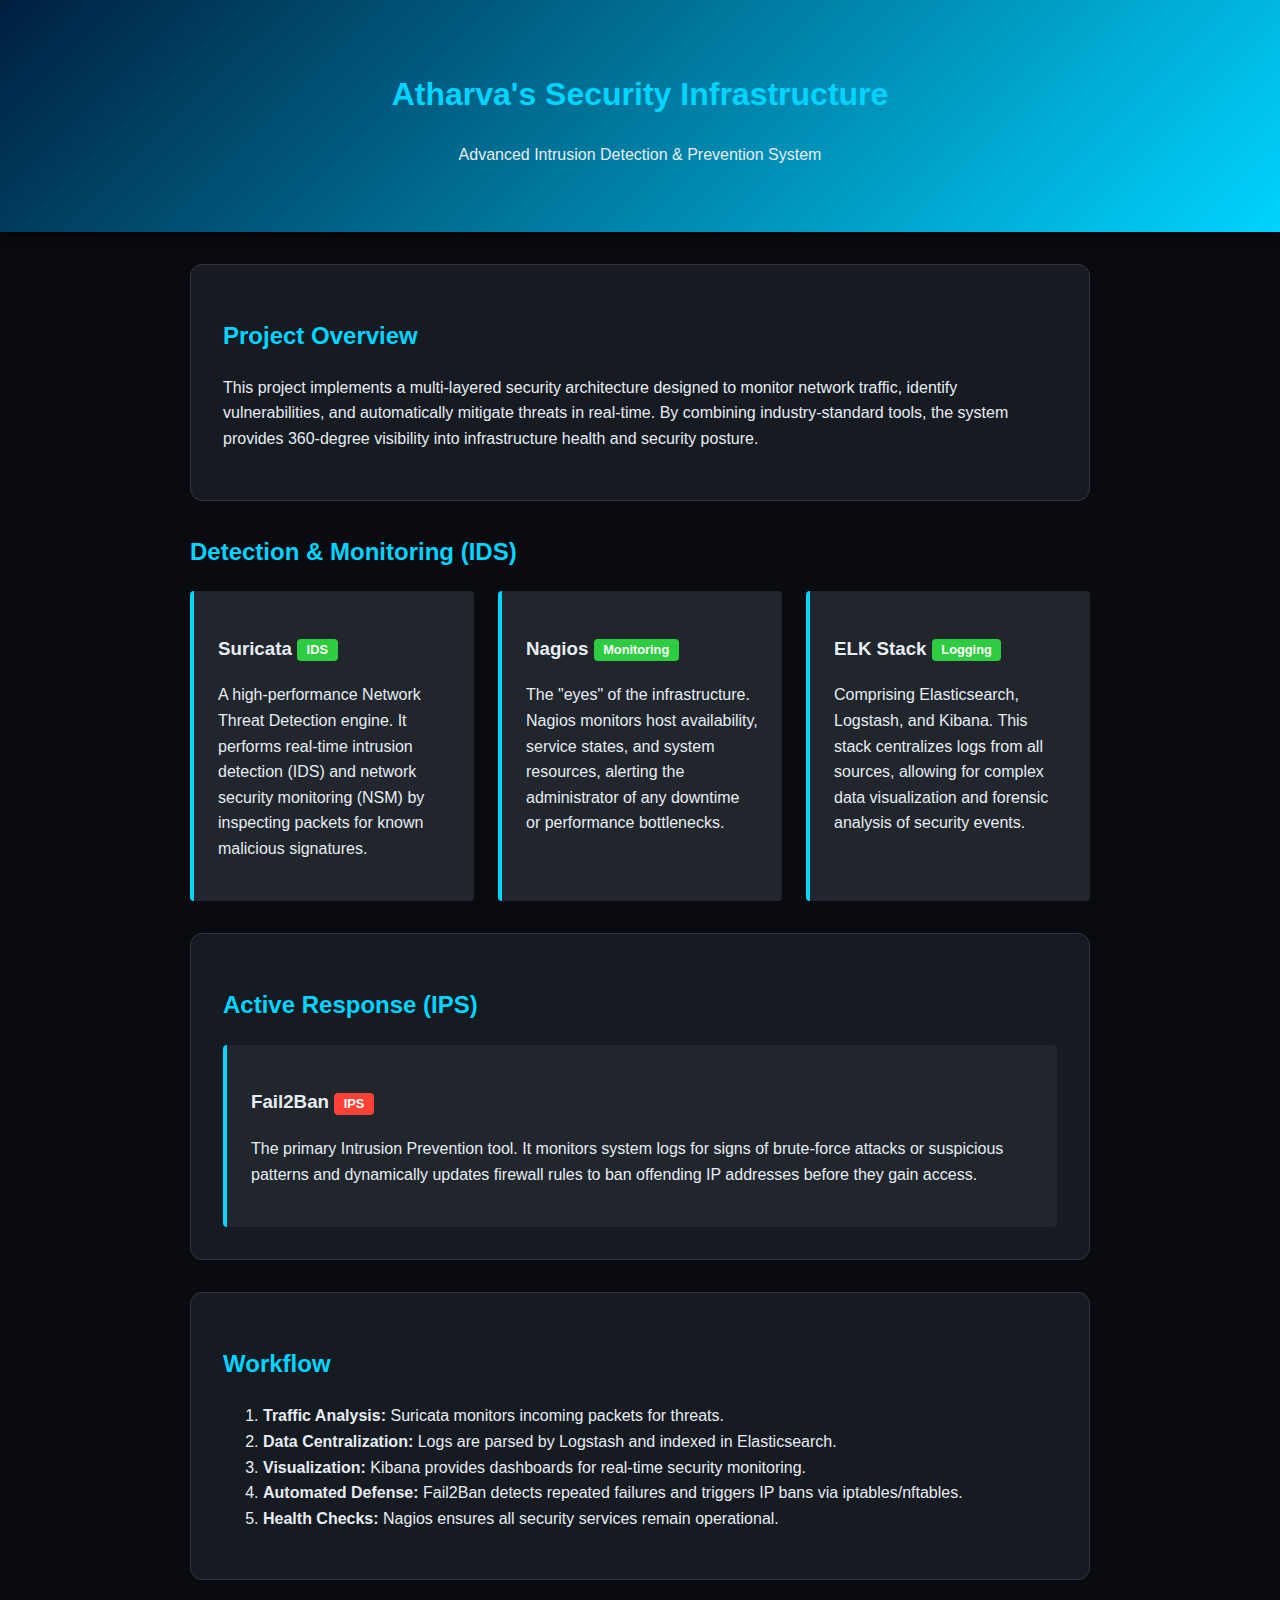
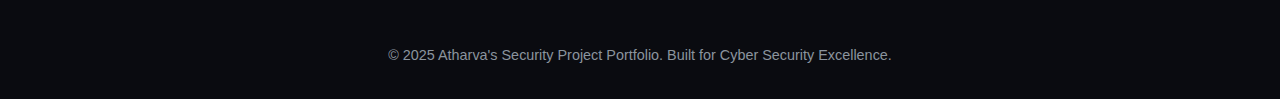
<file: index.html>
<!DOCTYPE html>
<html lang="en">
<head>
    <meta charset="UTF-8">
    <meta name="viewport" content="width=device-width, initial-scale=1.0">
    <title>Atharva's Project | Network Security</title>
    <style>
        :root {
            --primary: #00d4ff;
            --bg: #0a0b10;
            --card-bg: #161b22;
            --text: #e6edf3;
        }
        body {
            font-family: 'Segoe UI', Tahoma, Geneva, Verdana, sans-serif;
            background-color: var(--bg);
            color: var(--text);
            line-height: 1.6;
            margin: 0;
            padding: 0;
        }
        header {
            background: linear-gradient(135deg, #001f3f, #00d4ff);
            padding: 3rem 1rem;
            text-align: center;
            box-shadow: 0 4px 10px rgba(0,0,0,0.5);
        }
        .container {
            max-width: 900px;
            margin: 2rem auto;
            padding: 0 1rem;
        }
        .section {
            background: var(--card-bg);
            border-radius: 12px;
            padding: 2rem;
            margin-bottom: 2rem;
            border: 1px solid #30363d;
        }
        h1, h2 { color: var(--primary); }
        .grid {
            display: grid;
            grid-template-columns: repeat(auto-fit, minmax(250px, 1fr));
            gap: 1.5rem;
        }
        .tool-card {
            background: #21262d;
            padding: 1.5rem;
            border-left: 4px solid var(--primary);
            border-radius: 4px;
        }
        .ips-badge {
            background: #ff4136;
            color: white;
            padding: 0.2rem 0.6rem;
            border-radius: 4px;
            font-size: 0.8rem;
            font-weight: bold;
        }
        .ids-badge {
            background: #2ecc40;
            color: white;
            padding: 0.2rem 0.6rem;
            border-radius: 4px;
            font-size: 0.8rem;
            font-weight: bold;
        }
        footer { text-align: center; padding: 2rem; color: #8b949e; font-size: 0.9rem; }
    </style>
</head>
<body>

<header>
    <h1>Atharva's Security Infrastructure</h1>
    <p>Advanced Intrusion Detection & Prevention System</p>
</header>

<div class="container">
    <div class="section">
        <h2>Project Overview</h2>
        <p>This project implements a multi-layered security architecture designed to monitor network traffic, identify vulnerabilities, and automatically mitigate threats in real-time. By combining industry-standard tools, the system provides 360-degree visibility into infrastructure health and security posture.</p>
    </div>

    <h2>Detection & Monitoring (IDS)</h2>
    <div class="grid">
        <div class="tool-card">
            <h3>Suricata <span class="ids-badge">IDS</span></h3>
            <p>A high-performance Network Threat Detection engine. It performs real-time intrusion detection (IDS) and network security monitoring (NSM) by inspecting packets for known malicious signatures.</p>
        </div>
        <div class="tool-card">
            <h3>Nagios <span class="ids-badge">Monitoring</span></h3>
            <p>The "eyes" of the infrastructure. Nagios monitors host availability, service states, and system resources, alerting the administrator of any downtime or performance bottlenecks.</p>
        </div>
        <div class="tool-card">
            <h3>ELK Stack <span class="ids-badge">Logging</span></h3>
            <p>Comprising Elasticsearch, Logstash, and Kibana. This stack centralizes logs from all sources, allowing for complex data visualization and forensic analysis of security events.</p>
        </div>
    </div>

    <div class="section" style="margin-top: 2rem;">
        <h2>Active Response (IPS)</h2>
        <div class="tool-card">
            <h3>Fail2Ban <span class="ips-badge">IPS</span></h3>
            <p>The primary Intrusion Prevention tool. It monitors system logs for signs of brute-force attacks or suspicious patterns and dynamically updates firewall rules to ban offending IP addresses before they gain access.</p>
        </div>
    </div>

    <div class="section">
        <h2>Workflow</h2>
        <ol>
            <li><strong>Traffic Analysis:</strong> Suricata monitors incoming packets for threats.</li>
            <li><strong>Data Centralization:</strong> Logs are parsed by Logstash and indexed in Elasticsearch.</li>
            <li><strong>Visualization:</strong> Kibana provides dashboards for real-time security monitoring.</li>
            <li><strong>Automated Defense:</strong> Fail2Ban detects repeated failures and triggers IP bans via iptables/nftables.</li>
            <li><strong>Health Checks:</strong> Nagios ensures all security services remain operational.</li>
        </ol>
    </div>
</div>

<footer>
    &copy; 2025 Atharva's Security Project Portfolio. Built for Cyber Security Excellence.
</footer>

</body>
</html>
</file>
